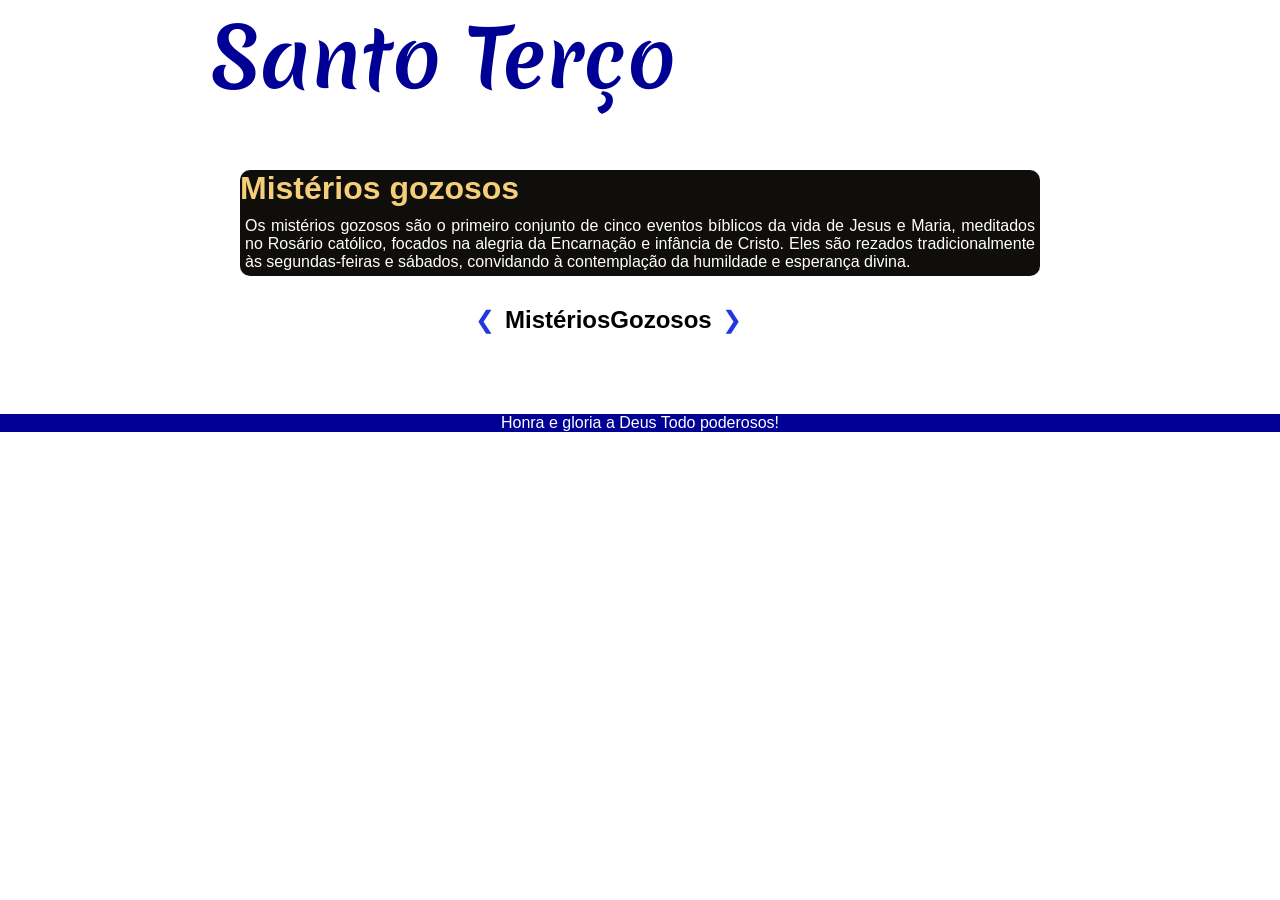
<file: terço_misterios/index.html>
<!DOCTYPE html>
<html lang="pt-br">
<head>
    <meta charset="UTF-8">
    <meta name="viewport" content="width=device-width, initial-scale=1.0">
    <title>Terço Misterios</title>
    <link rel="stylesheet" href="style.css">
</head>
<body>
    <header>
        <h1>Santo Terço </h1>
    </header>
    <main>
        <div id="explicacao">
            <h1>Mistérios gozosos</h1>
        
            <p >
                Os mistérios gozosos são o primeiro conjunto de cinco eventos bíblicos da vida de Jesus e Maria, meditados no Rosário católico, focados na alegria da Encarnação e infância de Cristo. Eles são rezados tradicionalmente às segundas-feiras e sábados, convidando à contemplação da humildade e esperança divina.
            </p>
        </div>
        
        <div class="carrossel">
            <button class="seta seta-esq" id="btnAnterior">&#10094;</button>

            <h2 id="misterioAtual"></h2>
            <ul class="carrossel-lista" id="listacarrossel"></ul>

            <button class="seta seta-dir" id="btnProximo">&#10095</button>
        </div>
        
        
    </main>
    <footer>
        <p>Honra e gloria a Deus Todo poderosos!</p>
    </footer>
    <script src="script.js"></script>
</body>
</html>
</file>
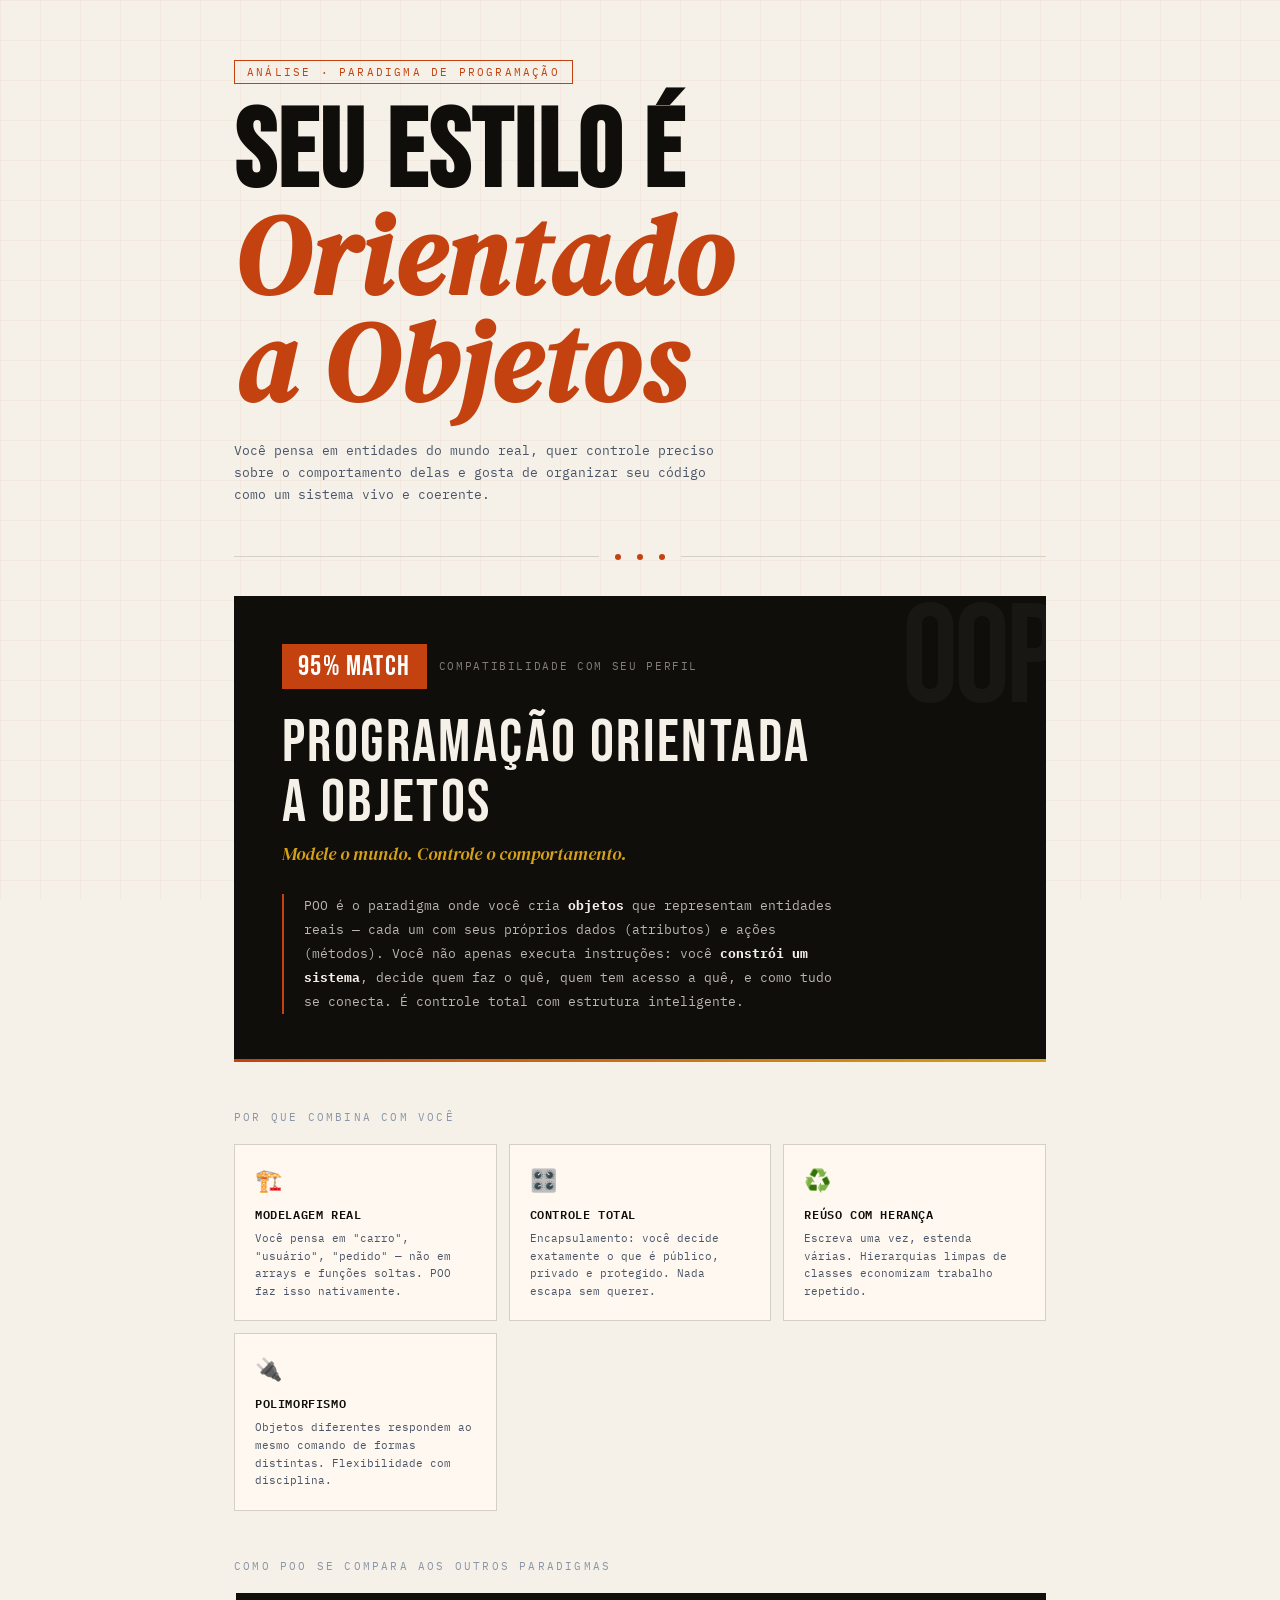
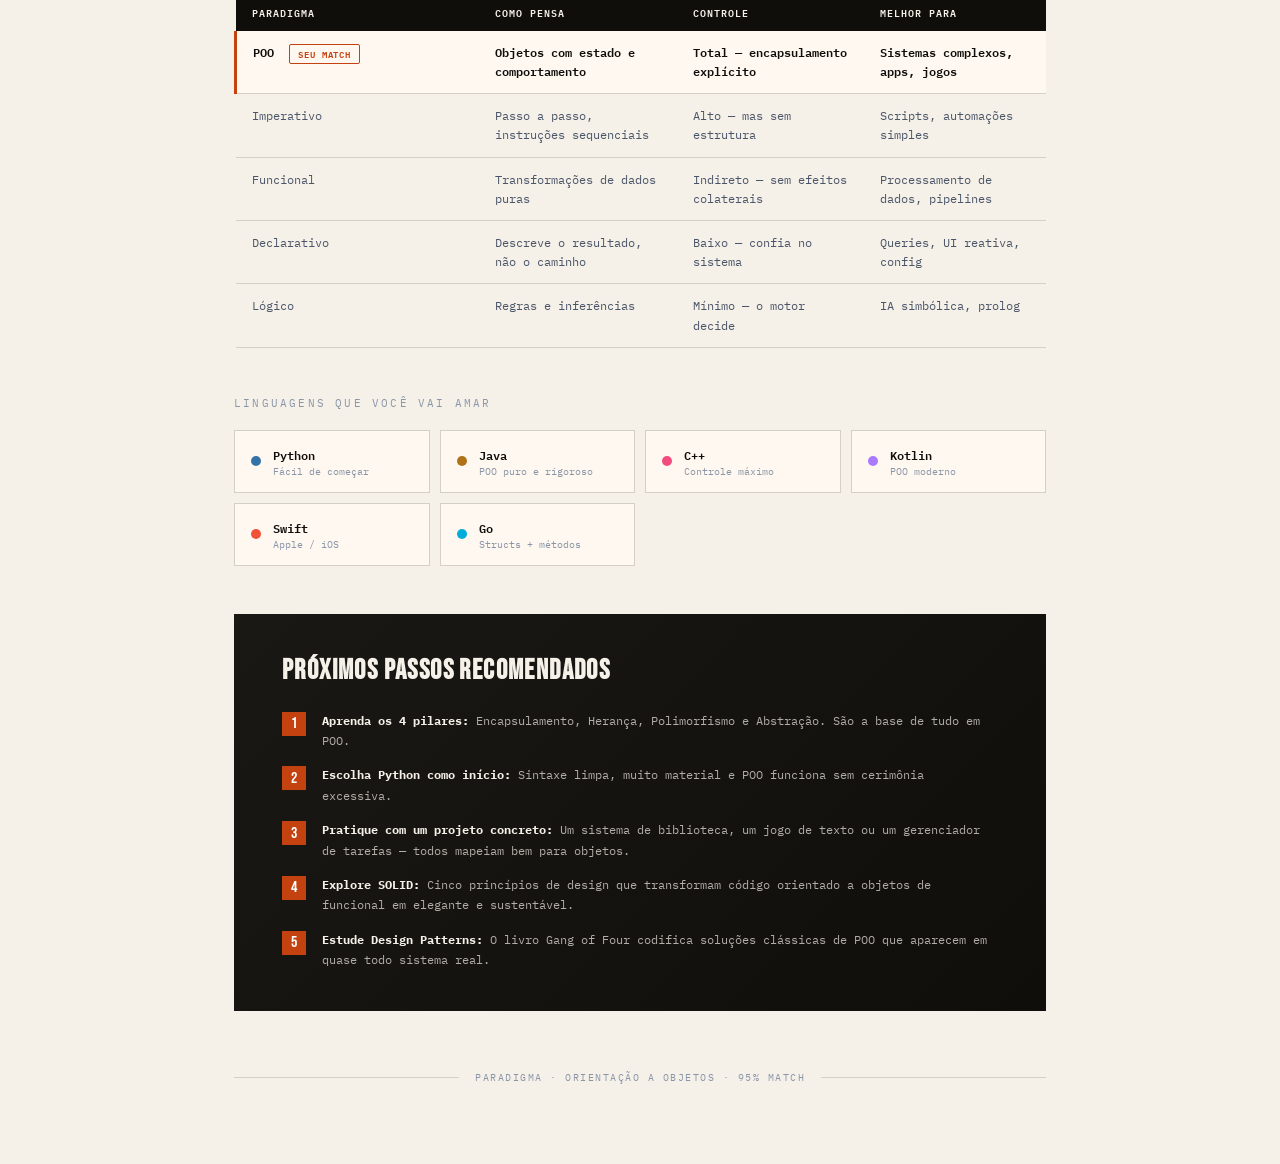
<file: teste de codigos/index.html>
<!DOCTYPE html>
<html lang="pt-BR">
<head>
<meta charset="UTF-8">
<meta name="viewport" content="width=device-width, initial-scale=1.0">
<title>Seu Paradigma de Programação</title>
<link href="https://fonts.googleapis.com/css2?family=Bebas+Neue&family=DM+Serif+Display:ital@0;1&family=IBM+Plex+Mono:wght@400;600&display=swap" rel="stylesheet">
<link rel="stylesheet" href="style.css">
</head>
<body>
<div class="container">

  <div class="label-tag">Análise · Paradigma de Programação</div>

  <h1>Seu estilo é<br><span>Orientado<br>a Objetos</span></h1>

  <p class="subtitle">
    Você pensa em entidades do mundo real, quer controle preciso sobre o comportamento delas e gosta de organizar seu código como um sistema vivo e coerente.
  </p>

  <div class="divider">
    <div class="divider-line"></div>
    <div class="divider-dot"></div>
    <div class="divider-dot"></div>
    <div class="divider-dot"></div>
    <div class="divider-line"></div>
  </div>

  <!-- RESULT CARD -->
  <div class="result-card">
    <div class="match-score">
      <div class="score-badge">95% MATCH</div>
      <div class="score-label">compatibilidade com seu perfil</div>
    </div>
    <div class="result-title">Programação Orientada<br>a Objetos</div>
    <div class="result-subtitle">Modele o mundo. Controle o comportamento.</div>
    <p class="result-description">
      POO é o paradigma onde você cria <strong style="color:var(--paper)">objetos</strong> que representam entidades reais — cada um com seus próprios dados (atributos) e ações (métodos). Você não apenas executa instruções: você <strong style="color:var(--paper)">constrói um sistema</strong>, decide quem faz o quê, quem tem acesso a quê, e como tudo se conecta. É controle total com estrutura inteligente.
    </p>
  </div>

  <!-- TRAITS -->
  <div class="traits-section">
    <div class="section-title">Por que combina com você</div>
    <div class="traits-grid">
      <div class="trait-card">
        <span class="trait-icon">🏗️</span>
        <div class="trait-name">Modelagem Real</div>
        <div class="trait-desc">Você pensa em "carro", "usuário", "pedido" — não em arrays e funções soltas. POO faz isso nativamente.</div>
      </div>
      <div class="trait-card">
        <span class="trait-icon">🎛️</span>
        <div class="trait-name">Controle Total</div>
        <div class="trait-desc">Encapsulamento: você decide exatamente o que é público, privado e protegido. Nada escapa sem querer.</div>
      </div>
      <div class="trait-card">
        <span class="trait-icon">♻️</span>
        <div class="trait-name">Reúso com Herança</div>
        <div class="trait-desc">Escreva uma vez, estenda várias. Hierarquias limpas de classes economizam trabalho repetido.</div>
      </div>
      <div class="trait-card">
        <span class="trait-icon">🔌</span>
        <div class="trait-name">Polimorfismo</div>
        <div class="trait-desc">Objetos diferentes respondem ao mesmo comando de formas distintas. Flexibilidade com disciplina.</div>
      </div>
    </div>
  </div>

  <!-- COMPARISON TABLE -->
  <div class="compare-section">
    <div class="section-title">Como POO se compara aos outros paradigmas</div>
    <table class="compare-table">
      <thead>
        <tr>
          <th>Paradigma</th>
          <th>Como pensa</th>
          <th>Controle</th>
          <th>Melhor para</th>
        </tr>
      </thead>
      <tbody>
        <tr class="highlight">
          <td>POO <span class="tag">Seu match</span></td>
          <td>Objetos com estado e comportamento</td>
          <td>Total — encapsulamento explícito</td>
          <td>Sistemas complexos, apps, jogos</td>
        </tr>
        <tr>
          <td>Imperativo</td>
          <td>Passo a passo, instruções sequenciais</td>
          <td>Alto — mas sem estrutura</td>
          <td>Scripts, automações simples</td>
        </tr>
        <tr>
          <td>Funcional</td>
          <td>Transformações de dados puras</td>
          <td>Indireto — sem efeitos colaterais</td>
          <td>Processamento de dados, pipelines</td>
        </tr>
        <tr>
          <td>Declarativo</td>
          <td>Descreve o resultado, não o caminho</td>
          <td>Baixo — confia no sistema</td>
          <td>Queries, UI reativa, config</td>
        </tr>
        <tr>
          <td>Lógico</td>
          <td>Regras e inferências</td>
          <td>Mínimo — o motor decide</td>
          <td>IA simbólica, prolog</td>
        </tr>
      </tbody>
    </table>
  </div>

  <!-- LANGUAGES -->
  <div class="languages-section">
    <div class="section-title">Linguagens que você vai amar</div>
    <div class="lang-grid">
      <div class="lang-item">
        <div class="lang-dot" style="background:#3572A5"></div>
        <div>
          <div class="lang-name">Python</div>
          <div class="lang-note">Fácil de começar</div>
        </div>
      </div>
      <div class="lang-item">
        <div class="lang-dot" style="background:#b07219"></div>
        <div>
          <div class="lang-name">Java</div>
          <div class="lang-note">POO puro e rigoroso</div>
        </div>
      </div>
      <div class="lang-item">
        <div class="lang-dot" style="background:#f34b7d"></div>
        <div>
          <div class="lang-name">C++</div>
          <div class="lang-note">Controle máximo</div>
        </div>
      </div>
      <div class="lang-item">
        <div class="lang-dot" style="background:#A97BFF"></div>
        <div>
          <div class="lang-name">Kotlin</div>
          <div class="lang-note">POO moderno</div>
        </div>
      </div>
      <div class="lang-item">
        <div class="lang-dot" style="background:#F05138"></div>
        <div>
          <div class="lang-name">Swift</div>
          <div class="lang-note">Apple / iOS</div>
        </div>
      </div>
      <div class="lang-item">
        <div class="lang-dot" style="background:#00ADD8"></div>
        <div>
          <div class="lang-name">Go</div>
          <div class="lang-note">Structs + métodos</div>
        </div>
      </div>
    </div>
  </div>

  <!-- NEXT STEPS -->
  <div class="next-section">
    <h3>Próximos Passos Recomendados</h3>
    <ul class="steps-list">
      <li>
        <div class="step-num">1</div>
        <span><strong style="color:var(--paper)">Aprenda os 4 pilares:</strong> Encapsulamento, Herança, Polimorfismo e Abstração. São a base de tudo em POO.</span>
      </li>
      <li>
        <div class="step-num">2</div>
        <span><strong style="color:var(--paper)">Escolha Python como início:</strong> Sintaxe limpa, muito material e POO funciona sem cerimônia excessiva.</span>
      </li>
      <li>
        <div class="step-num">3</div>
        <span><strong style="color:var(--paper)">Pratique com um projeto concreto:</strong> Um sistema de biblioteca, um jogo de texto ou um gerenciador de tarefas — todos mapeiam bem para objetos.</span>
      </li>
      <li>
        <div class="step-num">4</div>
        <span><strong style="color:var(--paper)">Explore SOLID:</strong> Cinco princípios de design que transformam código orientado a objetos de funcional em elegante e sustentável.</span>
      </li>
      <li>
        <div class="step-num">5</div>
        <span><strong style="color:var(--paper)">Estude Design Patterns:</strong> O livro Gang of Four codifica soluções clássicas de POO que aparecem em quase todo sistema real.</span>
      </li>
    </ul>
  </div>

  <div class="footer">
    <div class="footer-line"></div>
    <span>Paradigma · Orientação a Objetos · 95% Match</span>
    <div class="footer-line"></div>
  </div>

</div>
</body>
</html>
</file>
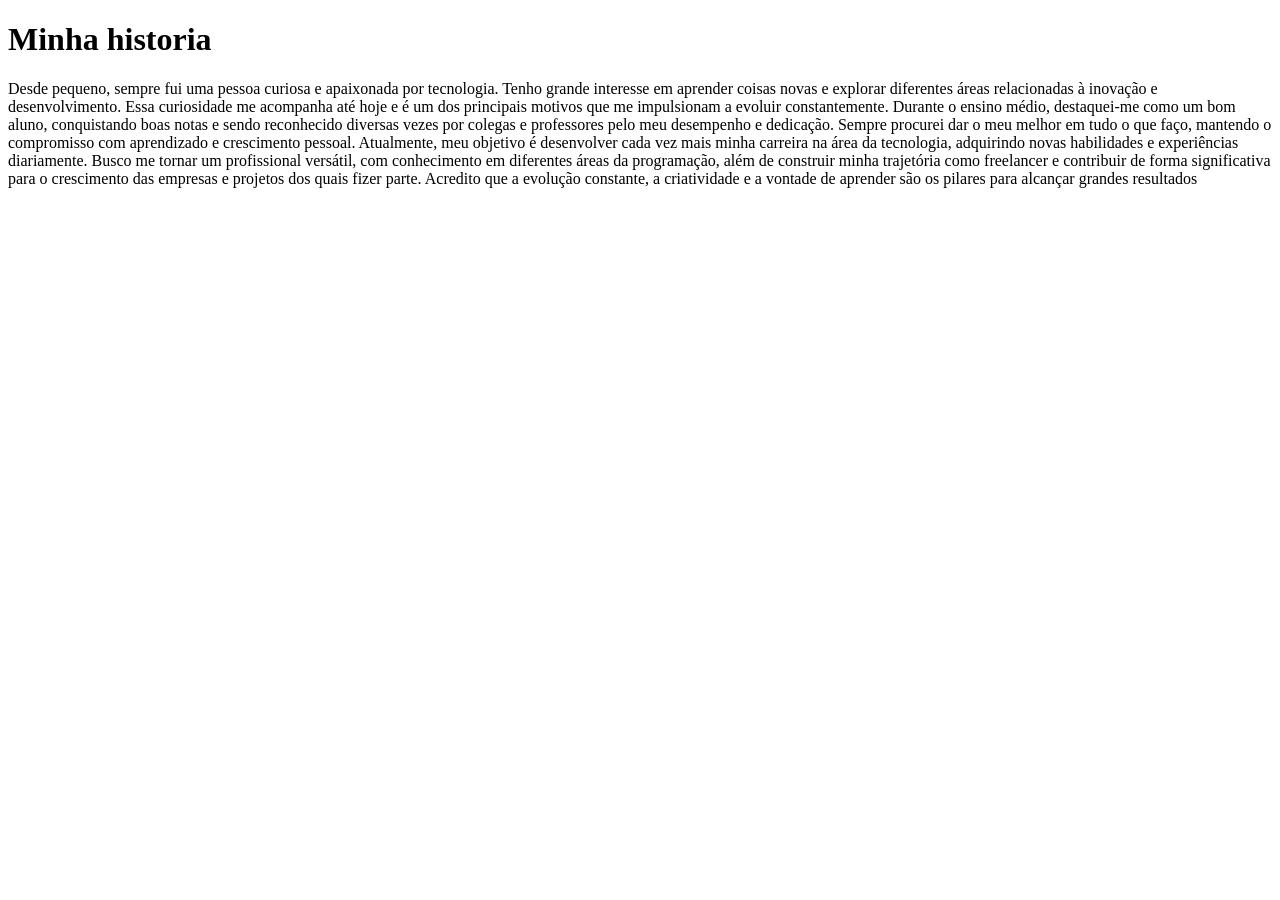
<file: meu site/meu_site.html>
<!DOCTYPE html>
<html lang="pt-br">
<head>
    <meta charset="UTF-8">
    <meta name="viewport" content="width=device-width, initial-scale=1.0">
    <title>Sobre Davi</title>
    <link rel="shortcut icon" href="favicon.ico" type="image/x-icon">
</head>
<body>
    <h1>Minha historia</h1>
    <p>Desde pequeno, sempre fui uma pessoa curiosa e apaixonada por tecnologia. Tenho grande interesse em aprender coisas novas e explorar diferentes áreas relacionadas à inovação e desenvolvimento. Essa curiosidade me acompanha até hoje e é um dos principais motivos que me impulsionam a evoluir constantemente.

Durante o ensino médio, destaquei-me como um bom aluno, conquistando boas notas e sendo reconhecido diversas vezes por colegas e professores pelo meu desempenho e dedicação. Sempre procurei dar o meu melhor em tudo o que faço, mantendo o compromisso com aprendizado e crescimento pessoal.

Atualmente, meu objetivo é desenvolver cada vez mais minha carreira na área da tecnologia, adquirindo novas habilidades e experiências diariamente. Busco me tornar um profissional versátil, com conhecimento em diferentes áreas da programação, além de construir minha trajetória como freelancer e contribuir de forma significativa para o crescimento das empresas e projetos dos quais fizer parte.

Acredito que a evolução constante, a criatividade e a vontade de aprender são os pilares para alcançar grandes resultados</p>

</body>
</html>
</file>
<file: terço_misterios/style.css>
@charset "UTF-8";

@import url('https://fonts.googleapis.com/css2?family=Merienda:wght@300..900&display=swap');

:root{
    --fontdestaque: "Merienda", cursive;
}

*{
    margin: 0;
    font-family: Arial, Helvetica, sans-serif;
}

header{
    
    
    height: 150px;
    min-width: 300px;
    max-width: 860px;
    margin: auto;

    align-items: center;

}
header h1{
    font-family: var(--fontdestaque);
    color: #000194;
    font-size: 80px;
    width: 500px;
}




main{
    
    padding: 20px;
    border-radius: 10px;
    min-width: 300px;
    max-width: 860px;
    margin: auto;
    margin-bottom: 30px;
    

}

.carrossel {
    position: relative;
    display: flex;
    align-items: center;
    max-width: 350px;
    margin: 20px auto;
}

.carrossel-lista{
    display: flex;
    overflow-x: auto;
    scroll-snap-type: x mandatory;
    scroll-behavior: smooth;

    list-style: none;
    margin: 0;
    padding: 0;

    scrollbar-width: none;
}
.carrossel-lista::-webkit-scrollbar{
    display: none;
}

.carrossel-item{
    flex: 0 0 100%;
    scroll-snap-align: center;
    text-align: center;
}

.carrossel-item img{
    width: 250px;
    display: block;
    margin: 0 auto;
    
}

.seta{
    background-color:white ;
    color: #2337E0;
    border: none;
    font-size: 1.5rem;
    padding: 10px;
    cursor: pointer;
    border-radius: 50%;
    z-index: 1;
}

#explicacao{
    background-color: #0f0e0b;
    color: white;
    border-radius: 10px;
    width: 800px;
    
    margin: 0 auto;
}
#explicacao h1{
    padding-bottom: 5px;
    color: #f5ce7a;
}
#explicacao p{
    padding: 5px;
    text-align: justify;
    
}

footer{
    text-align: center;
    color: white;
    background-color: #000194;
}
</file>
<file: teste de codigos/style.css>
@charset "UTF-8";

:root {
    --ink: #0f0e0b;
    --paper: #f5f0e8;
    --rust: #c4420f;
    --gold: #d4a017;
    --steel: #4a5568;
    --light-steel: #8a96a8;
    --card-bg: #fff8f0;
    --border: #d6cfc4;
  }

  * { margin: 0; padding: 0; box-sizing: border-box; }

  body {
    background: var(--paper);
    color: var(--ink);
    font-family: 'IBM Plex Mono', monospace;
    min-height: 100vh;
    overflow-x: hidden;
  }

  /* GRID BACKGROUND */
  body::before {
    content: '';
    position: fixed;
    inset: 0;
    background-image:
      linear-gradient(rgba(196,66,15,0.04) 1px, transparent 1px),
      linear-gradient(90deg, rgba(196,66,15,0.04) 1px, transparent 1px);
    background-size: 40px 40px;
    pointer-events: none;
    z-index: 0;
  }

  .container {
    max-width: 860px;
    margin: 0 auto;
    padding: 60px 24px 80px;
    position: relative;
    z-index: 1;
  }

  /* HEADER */
  .label-tag {
    font-size: 11px;
    letter-spacing: 0.2em;
    text-transform: uppercase;
    color: var(--rust);
    border: 1px solid var(--rust);
    display: inline-block;
    padding: 4px 12px;
    margin-bottom: 20px;
    opacity: 0;
    animation: fadeUp 0.6s ease forwards;
  }

  h1 {
    font-family: 'Bebas Neue', sans-serif;
    font-size: clamp(64px, 12vw, 110px);
    line-height: 0.92;
    color: var(--ink);
    letter-spacing: 0.02em;
    opacity: 0;
    animation: fadeUp 0.6s 0.15s ease forwards;
  }

  h1 span {
    color: var(--rust);
    font-family: 'DM Serif Display', serif;
    font-style: italic;
  }

  .subtitle {
    margin-top: 20px;
    font-size: 13px;
    color: var(--steel);
    line-height: 1.7;
    max-width: 500px;
    opacity: 0;
    animation: fadeUp 0.6s 0.3s ease forwards;
  }

  /* DIVIDER */
  .divider {
    display: flex;
    align-items: center;
    gap: 16px;
    margin: 48px 0 36px;
    opacity: 0;
    animation: fadeUp 0.6s 0.45s ease forwards;
  }
  .divider-line { flex: 1; height: 1px; background: var(--border); }
  .divider-dot { width: 6px; height: 6px; background: var(--rust); border-radius: 50%; }

  /* MAIN RESULT CARD */
  .result-card {
    background: var(--ink);
    color: var(--paper);
    padding: 48px;
    position: relative;
    overflow: hidden;
    opacity: 0;
    animation: fadeUp 0.7s 0.55s ease forwards;
  }

  .result-card::before {
    content: 'OOP';
    position: absolute;
    right: -10px;
    top: -20px;
    font-family: 'Bebas Neue', sans-serif;
    font-size: 140px;
    color: rgba(255,255,255,0.04);
    letter-spacing: -4px;
    pointer-events: none;
  }

  .result-card::after {
    content: '';
    position: absolute;
    bottom: 0; left: 0; right: 0;
    height: 3px;
    background: linear-gradient(90deg, var(--rust), var(--gold));
  }

  .match-score {
    display: flex;
    align-items: center;
    gap: 12px;
    margin-bottom: 24px;
  }

  .score-badge {
    background: var(--rust);
    color: white;
    font-family: 'Bebas Neue', sans-serif;
    font-size: 28px;
    padding: 6px 16px;
    letter-spacing: 0.05em;
  }

  .score-label {
    font-size: 11px;
    letter-spacing: 0.15em;
    text-transform: uppercase;
    color: rgba(245,240,232,0.5);
  }

  .result-title {
    font-family: 'Bebas Neue', sans-serif;
    font-size: clamp(36px, 7vw, 60px);
    letter-spacing: 0.04em;
    line-height: 1;
    margin-bottom: 8px;
    color: var(--paper);
  }

  .result-subtitle {
    font-family: 'DM Serif Display', serif;
    font-style: italic;
    font-size: 18px;
    color: var(--gold);
    margin-bottom: 28px;
  }

  .result-description {
    font-size: 13px;
    line-height: 1.85;
    color: rgba(245,240,232,0.75);
    max-width: 560px;
    border-left: 2px solid var(--rust);
    padding-left: 20px;
  }

  /* TRAITS GRID */
  .traits-section {
    margin-top: 48px;
    opacity: 0;
    animation: fadeUp 0.7s 0.7s ease forwards;
  }

  .section-title {
    font-size: 11px;
    letter-spacing: 0.2em;
    text-transform: uppercase;
    color: var(--light-steel);
    margin-bottom: 20px;
  }

  .traits-grid {
    display: grid;
    grid-template-columns: repeat(auto-fill, minmax(200px, 1fr));
    gap: 12px;
  }

  .trait-card {
    background: var(--card-bg);
    border: 1px solid var(--border);
    padding: 20px;
    position: relative;
    cursor: default;
    transition: border-color 0.2s, transform 0.2s;
  }

  .trait-card:hover {
    border-color: var(--rust);
    transform: translateY(-2px);
  }

  .trait-icon {
    font-size: 22px;
    margin-bottom: 10px;
    display: block;
  }

  .trait-name {
    font-size: 12px;
    font-weight: 600;
    letter-spacing: 0.05em;
    color: var(--ink);
    margin-bottom: 6px;
    text-transform: uppercase;
  }

  .trait-desc {
    font-size: 11px;
    color: var(--steel);
    line-height: 1.6;
  }

  /* COMPARISON TABLE */
  .compare-section {
    margin-top: 48px;
    opacity: 0;
    animation: fadeUp 0.7s 0.85s ease forwards;
  }

  .compare-table {
    width: 100%;
    border-collapse: collapse;
    font-size: 12px;
  }

  .compare-table th {
    text-align: left;
    padding: 10px 16px;
    background: var(--ink);
    color: var(--paper);
    font-weight: 600;
    letter-spacing: 0.1em;
    text-transform: uppercase;
    font-size: 10px;
  }

  .compare-table th:first-child { width: 30%; }

  .compare-table td {
    padding: 12px 16px;
    border-bottom: 1px solid var(--border);
    vertical-align: top;
    line-height: 1.6;
    color: var(--steel);
  }

  .compare-table tr.highlight td {
    background: #fff8f0;
    color: var(--ink);
    font-weight: 600;
  }

  .compare-table tr.highlight td:first-child {
    border-left: 3px solid var(--rust);
  }

  .tag {
    display: inline-block;
    font-size: 9px;
    padding: 2px 8px;
    border: 1px solid currentColor;
    border-radius: 2px;
    letter-spacing: 0.1em;
    text-transform: uppercase;
    margin-left: 8px;
    color: var(--rust);
    vertical-align: middle;
  }

  /* LANGUAGES BAR */
  .languages-section {
    margin-top: 48px;
    opacity: 0;
    animation: fadeUp 0.7s 1s ease forwards;
  }

  .lang-grid {
    display: grid;
    grid-template-columns: repeat(auto-fill, minmax(160px, 1fr));
    gap: 10px;
    margin-top: 20px;
  }

  .lang-item {
    display: flex;
    align-items: center;
    gap: 12px;
    padding: 14px 16px;
    border: 1px solid var(--border);
    background: var(--card-bg);
    transition: all 0.2s;
    cursor: default;
  }

  .lang-item:hover { border-color: var(--rust); background: white; }

  .lang-dot {
    width: 10px; height: 10px;
    border-radius: 50%;
    flex-shrink: 0;
  }

  .lang-name {
    font-size: 12px;
    font-weight: 600;
    color: var(--ink);
  }

  .lang-note {
    font-size: 10px;
    color: var(--light-steel);
  }

  /* NEXT STEPS */
  .next-section {
    margin-top: 48px;
    background: linear-gradient(135deg, #1a1814 0%, #0f0e0b 100%);
    padding: 40px 48px;
    opacity: 0;
    animation: fadeUp 0.7s 1.15s ease forwards;
  }

  .next-section h3 {
    font-family: 'Bebas Neue', sans-serif;
    font-size: 28px;
    color: var(--paper);
    letter-spacing: 0.05em;
    margin-bottom: 24px;
  }

  .steps-list {
    list-style: none;
    display: flex;
    flex-direction: column;
    gap: 14px;
  }

  .steps-list li {
    display: flex;
    align-items: flex-start;
    gap: 16px;
    font-size: 12px;
    color: rgba(245,240,232,0.7);
    line-height: 1.7;
  }

  .step-num {
    background: var(--rust);
    color: white;
    font-family: 'Bebas Neue', sans-serif;
    font-size: 16px;
    width: 24px;
    height: 24px;
    display: flex;
    align-items: center;
    justify-content: center;
    flex-shrink: 0;
    margin-top: 1px;
  }

  /* FOOTER */
  .footer {
    margin-top: 60px;
    display: flex;
    align-items: center;
    gap: 16px;
    font-size: 10px;
    letter-spacing: 0.15em;
    text-transform: uppercase;
    color: var(--light-steel);
    opacity: 0;
    animation: fadeUp 0.6s 1.3s ease forwards;
  }

  .footer-line { flex: 1; height: 1px; background: var(--border); }

  @keyframes fadeUp {
    from { opacity: 0; transform: translateY(20px); }
    to   { opacity: 1; transform: translateY(0); }
  }

  @media (max-width: 600px) {
    .result-card { padding: 28px 24px; }
    .next-section { padding: 28px 24px; }
    .compare-table { font-size: 11px; }
    .compare-table th, .compare-table td { padding: 8px 10px; }
  }
</file>
